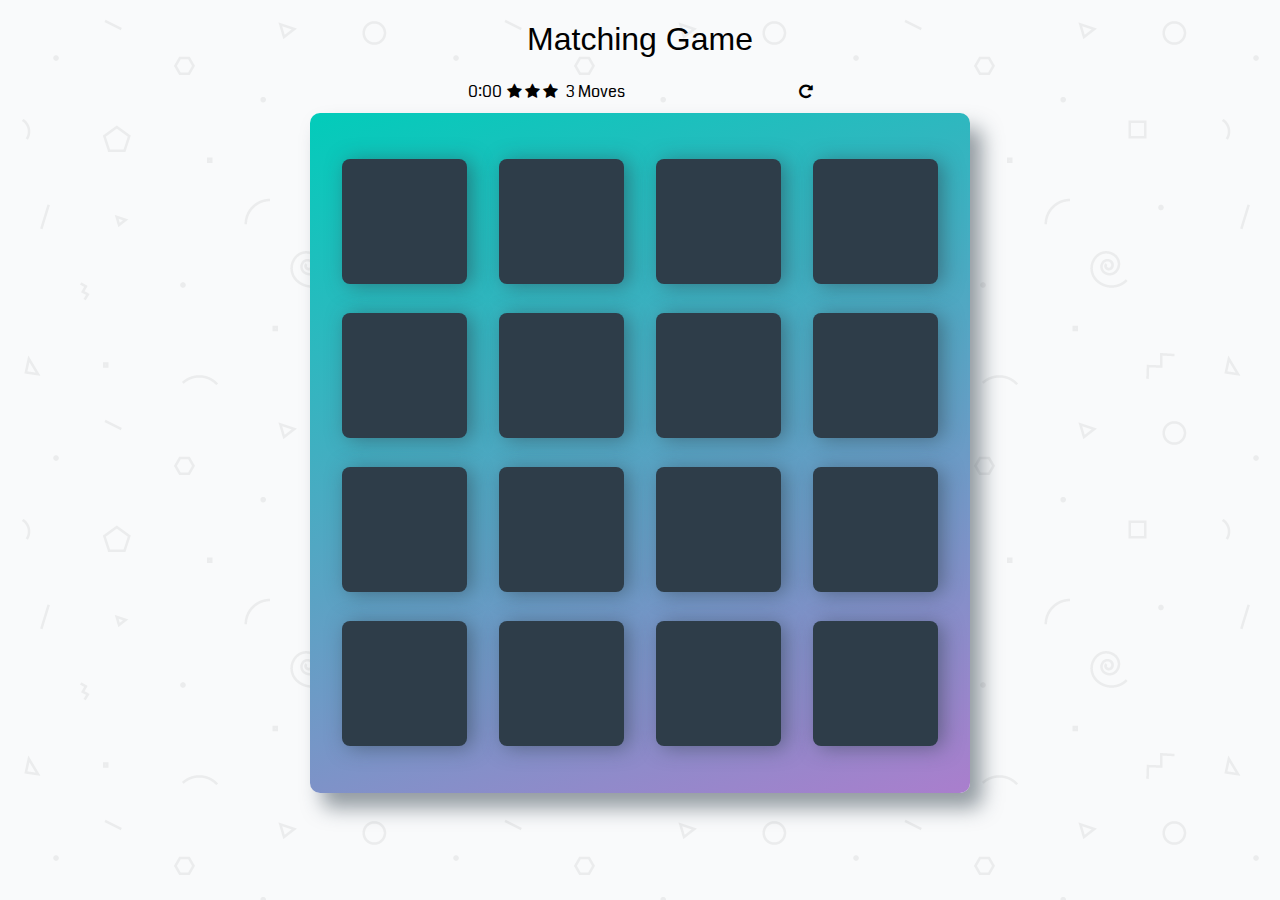
<file: FEND_memory_game/index.html>
<!doctype html>
<html lang="en">
<head>
    <meta charset="utf-8">
    <title>Matching Game</title>
    <meta name="description" content="">
    <link rel="stylesheet prefetch" href="https://maxcdn.bootstrapcdn.com/font-awesome/4.6.1/css/font-awesome.min.css">
    <link rel="stylesheet prefetch" href="https://fonts.googleapis.com/css?family=Coda">
    <link rel="stylesheet" href="css/app.css">
</head>
<body>

    <div class="container">
        <header>
            <h1>Matching Game</h1>
        </header>

        <section class="score-panel">
            <!-- clock element -->
            <span class="clock">0:00</span>

        	<ul class="stars">
        		<li><i class="fa fa-star"></i></li>
        		<li><i class="fa fa-star"></i></li>
        		<li><i class="fa fa-star"></i></li>
        	</ul>

        	<span class="moves">3</span> Moves

            <div class="restart">
        		<i class="fa fa-repeat"></i>
        	</div>
        </section>

        <ul class="deck">
            <li class="card">
                <i class="fa fa-diamond"></i>
            </li>
            <li class="card">
                <i class="fa fa-paper-plane-o"></i>
            </li>
            <li class="card">
                <i class="fa fa-anchor"></i>
            </li>
            <li class="card">
                <i class="fa fa-bolt"></i>
            </li>
            <li class="card">
                <i class="fa fa-cube"></i>
            </li>
            <li class="card">
                <i class="fa fa-anchor"></i>
            </li>
            <li class="card">
                <i class="fa fa-leaf"></i>
            </li>
            <li class="card">
                <i class="fa fa-bicycle"></i>
            </li>
            <li class="card">
                <i class="fa fa-diamond"></i>
            </li>
            <li class="card">
                <i class="fa fa-bomb"></i>
            </li>
            <li class="card">
                <i class="fa fa-leaf"></i>
            </li>
            <li class="card">
                <i class="fa fa-bomb"></i>
            </li>
            <li class="card">
                <i class="fa fa-bolt"></i>
            </li>
            <li class="card">
                <i class="fa fa-bicycle"></i>
            </li>
            <li class="card">
                <i class="fa fa-paper-plane-o"></i>
            </li>
            <li class="card">
                <i class="fa fa-cube"></i>
            </li>
        </ul>
    </div>

      <div class="modal_bg hide">
        <div class="modal_body">
          <div class="modal_hdg">
            <h1>Your Stats</h1>
            <span class="modal_close">&times;</span>
            </div>

            <div class="modal_stats">
              <span class="modal_time">Time   = </span>
              <span class="modal_stars">Stars = </span>
              <span class="modal_moves">Moves =  </span>
            </div>
          <div class="modal_btns">
            <button class="modal_btn modal_cancel">Cancel</button>
            <button class="modal_btn modal_replay">Replay</button>
          </div>
        </div>
      </div>


    <script src="js/app.js"></script>
</body>
</html>
</file>
<file: FEND_memory_game/css/app.css>
html {
    box-sizing: border-box;
}

*,
*::before,
*::after {
    box-sizing: inherit;
}

html,
body {
    width: 100%;
    height: 100%;
    margin: 0;
    padding: 0;
}

body {
    background: #ffffff url('../img/geometry2.png'); /* Background pattern from Subtle Patterns */
    font-family: 'Coda', cursive;
}

.container {
    display: flex;
    justify-content: center;
    align-items: center;
    flex-direction: column;
}

h1 {
    font-family: 'Open Sans', sans-serif;
    font-weight: 300;
}

/*
 * Styles for the deck of cards
 */

.deck {
    width: 660px;
    min-height: 680px;
    background: linear-gradient(160deg, #02ccba 0%, #aa7ecd 100%);
    padding: 32px;
    border-radius: 10px;
    box-shadow: 12px 15px 20px 0 rgba(46, 61, 73, 0.5);
    display: flex;
    flex-wrap: wrap;
    justify-content: space-between;
    align-items: center;
    margin: 0 0 3em;
}

.deck .card {
    height: 125px;
    width: 125px;
    background: #2e3d49;
    font-size: 0;
    color: #ffffff;
    border-radius: 8px;
    cursor: pointer;
    display: flex;
    justify-content: center;
    align-items: center;
    box-shadow: 5px 2px 20px 0 rgba(46, 61, 73, 0.5);
}

.deck .card.open {
    transform: rotateY(0);
    background: #02b3e4;
    cursor: default;
}

.deck .card.show {
    font-size: 33px;
}

.deck .card.match {
    cursor: default;
    background: #02ccba;
    font-size: 33px;
}

/*
 * Styles for the Score Panel
 */

.score-panel {
    text-align: left;
    width: 345px;
    margin-bottom: 10px;
}

.score-panel .clock {
  display: inline-block;
  padding-right: 2px;
}
.score-panel .stars {
    margin: 0;
    padding: 0;
    display: inline-block;
    margin: 0 5px 0 0;
}

.score-panel .stars li {
    list-style: none;
    display: inline-block;
}

.score-panel .restart {
    float: right;
    cursor: pointer;
}

.modal_bg {
  position: absolute;
  top: 0;
  left: 0;
  height: 100%;
  width: 100%;
  background: rgba(0, 0, 0, 0.4);
}

.hide {
  display: none;
}
.modal_body {
  position: relative;
  width: 400px;
  /* height: 400px; */
  top: 50%;
  left: 50%;
  background: #cccfcf;
  border: 5px inset #cfcfcf;
  border-radius: 5px;
  transform: translate(-50%, -70%);
}

.modal_hdg {
  display: flex;
  justify-content: space-between;
  align-items: center;
  padding: 0 1.5rem;
  border-bottom: 1px solid darkgray;
}

.modal_close {
  font-weight: bold;
  font-size: 2rem;
}

.modal_stats {
  display: flex;
  flex-direction: column;
  align-items:  center;
  padding: 1rem;
  border-bottom: 1px solid darkgray;
}

.modal_btns {
  display: flex;
  justify-content: space-around;
  padding: 1rem;
}

.modal_btn {
  width: 60px;
  height: 30px;
  /* Permalink - use to edit and share this gradient: http://colorzilla.com/gradient-editor/#e2e2e2+0,dbdbdb+50,d1d1d1+51,fefefe+100 */
  background: rgb(226,226,226); /* Old browsers */
  background: -moz-linear-gradient(top, rgba(226,226,226,1) 0%, rgba(219,219,219,1) 50%, rgba(209,209,209,1) 51%, rgba(254,254,254,1) 100%); /* FF3.6-15 */
  background: -webkit-linear-gradient(top, rgba(226,226,226,1) 0%,rgba(219,219,219,1) 50%,rgba(209,209,209,1) 51%,rgba(254,254,254,1) 100%); /* Chrome10-25,Safari5.1-6 */
  background: linear-gradient(to bottom, rgba(226,226,226,1) 0%,rgba(219,219,219,1) 50%,rgba(209,209,209,1) 51%,rgba(254,254,254,1) 100%); /* W3C, IE10+, FF16+, Chrome26+, Opera12+, Safari7+ */
  filter: progid:DXImageTransform.Microsoft.gradient( startColorstr='#e2e2e2', endColorstr='#fefefe',GradientType=0 ); /* IE6-9 */
}
</file>
